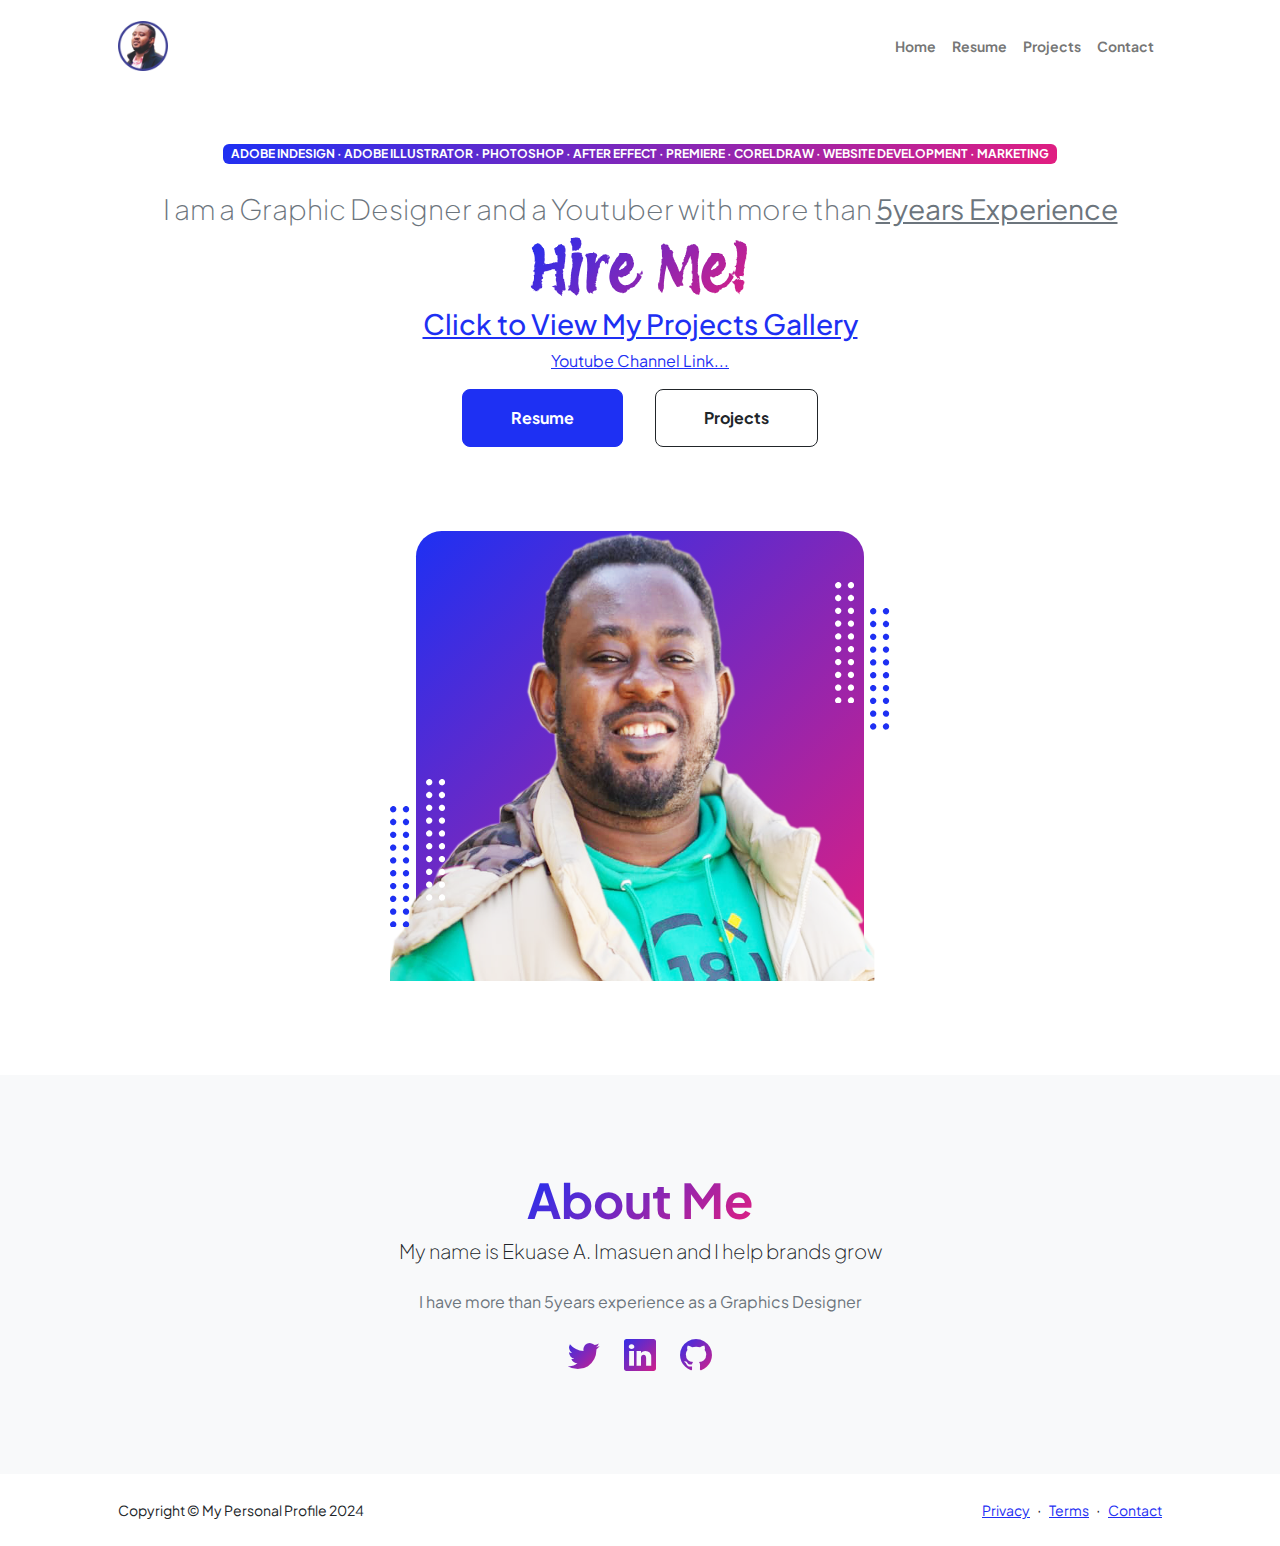
<file: index.html>
<!DOCTYPE html>
<html lang="en">
    <head>
        <meta charset="utf-8" />
        <meta name="viewport" content="width=device-width, initial-scale=1, shrink-to-fit=no" />
        <meta name="description" content="" />
        <meta name="author" content="" />
        <title>My Profile</title>
           <!-- Animate CSS Link -->
           <link rel="stylesheet" href="https://cdnjs.cloudflare.com/ajax/libs/animate.css/4.1.1/animate.min.css" />

           <!-- Google Fonts -->
           <link rel="preconnect" href="https://fonts.googleapis.com">
           <link rel="preconnect" href="https://fonts.gstatic.com" crossorigin>
           <link href="https://fonts.googleapis.com/css2?family=Inter:wght@100;200;300;400;500;600;700;800&family=Protest+Revolution&display=swap" rel="stylesheet">

            <!-- Photo highlight CSS-Glam -->
            <link rel="stylesheet" href="https://cssgram-cssgram.netdna-ssl.com/cssgram.min.css">

           <!-- Favicon-->
        <link rel="icon" type="image/x-icon" href="assets/favicon.png" />
        <!-- Custom Google font-->
        <link rel="preconnect" href="https://fonts.googleapis.com" />
        <link rel="preconnect" href="https://fonts.gstatic.com" crossorigin />
        <link href="https://fonts.googleapis.com/css2?family=Plus+Jakarta+Sans:wght@100;200;300;400;500;600;700;800;900&amp;display=swap" rel="stylesheet" />
        <!-- Bootstrap icons-->
        <link href="https://cdn.jsdelivr.net/npm/bootstrap-icons@1.8.1/font/bootstrap-icons.css" rel="stylesheet" />
        <!-- Core theme CSS (includes Bootstrap)-->
        <link href="css/styles.css" rel="stylesheet" />
       


      


    </head>
    <body class="d-flex flex-column h-100">
        <main class="flex-shrink-0">
            <!-- Navigation-->
            <nav class="navbar navbar-expand-lg navbar-light bg-white py-3">
                <div class="container px-5">
                    <a class="navbar-brand" href="index.html"><span class="fw-bolder text-primary"><img src="assets/favicon.png" height="50" width="50" alt="Logo"/></span></a>
                    <button class="navbar-toggler" type="button" data-bs-toggle="collapse" data-bs-target="#navbarSupportedContent" aria-controls="navbarSupportedContent" aria-expanded="false" aria-label="Toggle navigation"><span class="navbar-toggler-icon"></span></button>
                    <div class="collapse navbar-collapse" id="navbarSupportedContent">
                        <ul class="navbar-nav ms-auto mb-2 mb-lg-0 small fw-bolder">
                            <li class="nav-item"><a class="nav-link" href="index.html">Home</a></li>
                            <li class="nav-item"><a class="nav-link" href="resume.html">Resume</a></li>
                            <li class="nav-item"><a class="nav-link" href="projects.html">Projects</a></li>
                            <li class="nav-item"><a class="nav-link" href="contact.html">Contact</a></li>
                        </ul>
                    </div>
                </div>
            </nav>
            <!-- Header-->
            <header class="py-5">
                <div class="container px-5 pb-5">
                    <div class="row gx-5 align-items-center">
                        <div class="col-xxl-5">
                            <!-- Header text content-->
                            <div class="text-center text-xxl-start">
                                <div class="badge bg-gradient-primary-to-secondary text-white mb-4"><div class="text-uppercase">Adobe InDesign &middot; Adobe Illustrator &middot; Photoshop &middot; After Effect &middot; Premiere &middot; CorelDraw &middot; Website Development &middot; Marketing</div></div>
                                <div class="fs-3 fw-light text-muted">I am a Graphic Designer and a Youtuber with more than <strong><u>5years Experience</u></strong> </div>
                                <h1 class="display-3 fw-bolder mb-5 text-gradient d-inline myFont protest-revolution-regular">Hire Me!</h1>

                                <h3 class="animate__animated animate__shakeY"><a href="Design_projects.html"> Click to View My Projects Gallery</a></h3>
                                <p><a href="https://www.youtube.com/@ekiowafreelancingplatform8187"> Youtube Channel Link...</a></p>
                                <div class="d-grid gap-3 d-sm-flex justify-content-sm-center justify-content-xxl-start mb-3">
                                    <a class="btn btn-primary btn-lg px-5 py-3 me-sm-3 fs-6 fw-bolder" href="resume.html">Resume</a>
                                    <a class="btn btn-outline-dark btn-lg px-5 py-3 fs-6 fw-bolder" href="projects.html">Projects</a>
                                </div>
                            </div>
                        </div>
                        <div class="col-xxl-7">
                            <!-- Header profile picture-->
                            <div class="d-flex justify-content-center mt-1 mt-xxl-0">
                                <div class="profile bg-gradient-primary-to-secondary">
                                    <!-- TIP: For best results, use a photo with a transparent background like the demo example below-->
                                    <!-- Watch a tutorial on how to do this on YouTube (link)-->
                                    <div class="profile-img">
                                    <img class="animate__animated animate__bounceInUp" src="assets/AlbertCEO2.png" height="450" width="500" alt="My_Profile" />
                                    </div>
                                    <div class="dots-1">
                                        <!-- SVG Dots-->
                                        <svg version="1.1" xmlns="http://www.w3.org/2000/svg" xmlns:xlink="http://www.w3.org/1999/xlink" x="0px" y="0px" viewBox="0 0 191.6 1215.4" style="enable-background: new 0 0 191.6 1215.4" xml:space="preserve">
                                            <g transform="translate(0.000000,1280.000000) scale(0.100000,-0.100000)">
                                                <path d="M227.7,12788.6c-105-35-200-141-222-248c-43-206,163-412,369-369c155,32,275,190,260,339c-11,105-90,213-190,262        C383.7,12801.6,289.7,12808.6,227.7,12788.6z"></path>
                                                <path d="M1507.7,12788.6c-151-50-253-216-222-362c25-119,136-230,254-255c194-41,395,142,375,339c-11,105-90,213-190,262        C1663.7,12801.6,1569.7,12808.6,1507.7,12788.6z"></path>
                                                <path d="M227.7,11508.6c-105-35-200-141-222-248c-43-206,163-412,369-369c155,32,275,190,260,339c-11,105-90,213-190,262        C383.7,11521.6,289.7,11528.6,227.7,11508.6z"></path>
                                                <path d="M1507.7,11508.6c-151-50-253-216-222-362c25-119,136-230,254-255c194-41,395,142,375,339c-11,105-90,213-190,262        C1663.7,11521.6,1569.7,11528.6,1507.7,11508.6z"></path>
                                                <path d="M227.7,10228.6c-105-35-200-141-222-248c-43-206,163-412,369-369c155,32,275,190,260,339c-11,105-90,213-190,262        C383.7,10241.6,289.7,10248.6,227.7,10228.6z"></path>
                                                <path d="M1507.7,10228.6c-105-35-200-141-222-248c-43-206,163-412,369-369c155,32,275,190,260,339c-11,105-90,213-190,262        C1663.7,10241.6,1569.7,10248.6,1507.7,10228.6z"></path>
                                                <path d="M227.7,8948.6c-105-35-200-141-222-248c-43-206,163-412,369-369c155,32,275,190,260,339c-11,105-90,213-190,262        C383.7,8961.6,289.7,8968.6,227.7,8948.6z"></path>
                                                <path d="M1507.7,8948.6c-105-35-200-141-222-248c-43-206,163-412,369-369c155,32,275,190,260,339c-11,105-90,213-190,262        C1663.7,8961.6,1569.7,8968.6,1507.7,8948.6z"></path>
                                                <path d="M227.7,7668.6c-105-35-200-141-222-248c-43-206,163-412,369-369c155,32,275,190,260,339c-11,105-90,213-190,262        C383.7,7681.6,289.7,7688.6,227.7,7668.6z"></path>
                                                <path d="M1507.7,7668.6c-105-35-200-141-222-248c-43-206,163-412,369-369c155,32,275,190,260,339c-11,105-90,213-190,262        C1663.7,7681.6,1569.7,7688.6,1507.7,7668.6z"></path>
                                                <path d="M227.7,6388.6c-105-35-200-141-222-248c-43-206,163-412,369-369c155,32,275,190,260,339c-11,105-90,213-190,262        C383.7,6401.6,289.7,6408.6,227.7,6388.6z"></path>
                                                <path d="M1507.7,6388.6c-105-35-200-141-222-248c-43-206,163-412,369-369c155,32,275,190,260,339c-11,105-90,213-190,262        C1663.7,6401.6,1569.7,6408.6,1507.7,6388.6z"></path>
                                                <path d="M227.7,5108.6c-105-35-200-141-222-248c-43-206,163-412,369-369c155,32,275,190,260,339c-11,105-90,213-190,262        C383.7,5121.6,289.7,5128.6,227.7,5108.6z"></path>
                                                <path d="M1507.7,5108.6c-105-35-200-141-222-248c-43-206,163-412,369-369c155,32,275,190,260,339c-11,105-90,213-190,262        C1663.7,5121.6,1569.7,5128.6,1507.7,5108.6z"></path>
                                                <path d="M227.7,3828.6c-105-35-200-141-222-248c-43-206,163-412,369-369c155,32,275,190,260,339c-11,105-90,213-190,262        C383.7,3841.6,289.7,3848.6,227.7,3828.6z"></path>
                                                <path d="M1507.7,3828.6c-105-35-200-141-222-248c-43-206,163-412,369-369c155,32,275,190,260,339c-11,105-90,213-190,262        C1663.7,3841.6,1569.7,3848.6,1507.7,3828.6z"></path>
                                                <path d="M227.7,2548.6c-105-35-200-141-222-248c-43-206,163-412,369-369c155,32,275,190,260,339c-11,105-90,213-190,262        C383.7,2561.6,289.7,2568.6,227.7,2548.6z"></path>
                                                <path d="M1507.7,2548.6c-105-35-200-141-222-248c-43-206,163-412,369-369c155,32,275,190,260,339c-11,105-90,213-190,262        C1663.7,2561.6,1569.7,2568.6,1507.7,2548.6z"></path>
                                                <path d="M227.7,1268.6c-105-35-200-141-222-248c-43-206,163-412,369-369c155,32,275,190,260,339c-11,105-90,213-190,262        C383.7,1281.6,289.7,1288.6,227.7,1268.6z"></path>
                                                <path d="M1507.7,1268.6c-105-35-200-141-222-248c-43-206,163-412,369-369c155,32,275,190,260,339c-11,105-90,213-190,262        C1663.7,1281.6,1569.7,1288.6,1507.7,1268.6z"></path>
                                            </g>
                                        </svg>
                                        <!-- END of SVG dots-->
                                    </div>
                                    <div class="dots-2">
                                        <!-- SVG Dots-->
                                        <svg version="1.1" xmlns="http://www.w3.org/2000/svg" xmlns:xlink="http://www.w3.org/1999/xlink" x="0px" y="0px" viewBox="0 0 191.6 1215.4" style="enable-background: new 0 0 191.6 1215.4" xml:space="preserve">
                                            <g transform="translate(0.000000,1280.000000) scale(0.100000,-0.100000)">
                                                <path d="M227.7,12788.6c-105-35-200-141-222-248c-43-206,163-412,369-369c155,32,275,190,260,339c-11,105-90,213-190,262        C383.7,12801.6,289.7,12808.6,227.7,12788.6z"></path>
                                                <path d="M1507.7,12788.6c-151-50-253-216-222-362c25-119,136-230,254-255c194-41,395,142,375,339c-11,105-90,213-190,262        C1663.7,12801.6,1569.7,12808.6,1507.7,12788.6z"></path>
                                                <path d="M227.7,11508.6c-105-35-200-141-222-248c-43-206,163-412,369-369c155,32,275,190,260,339c-11,105-90,213-190,262        C383.7,11521.6,289.7,11528.6,227.7,11508.6z"></path>
                                                <path d="M1507.7,11508.6c-151-50-253-216-222-362c25-119,136-230,254-255c194-41,395,142,375,339c-11,105-90,213-190,262        C1663.7,11521.6,1569.7,11528.6,1507.7,11508.6z"></path>
                                                <path d="M227.7,10228.6c-105-35-200-141-222-248c-43-206,163-412,369-369c155,32,275,190,260,339c-11,105-90,213-190,262        C383.7,10241.6,289.7,10248.6,227.7,10228.6z"></path>
                                                <path d="M1507.7,10228.6c-105-35-200-141-222-248c-43-206,163-412,369-369c155,32,275,190,260,339c-11,105-90,213-190,262        C1663.7,10241.6,1569.7,10248.6,1507.7,10228.6z"></path>
                                                <path d="M227.7,8948.6c-105-35-200-141-222-248c-43-206,163-412,369-369c155,32,275,190,260,339c-11,105-90,213-190,262        C383.7,8961.6,289.7,8968.6,227.7,8948.6z"></path>
                                                <path d="M1507.7,8948.6c-105-35-200-141-222-248c-43-206,163-412,369-369c155,32,275,190,260,339c-11,105-90,213-190,262        C1663.7,8961.6,1569.7,8968.6,1507.7,8948.6z"></path>
                                                <path d="M227.7,7668.6c-105-35-200-141-222-248c-43-206,163-412,369-369c155,32,275,190,260,339c-11,105-90,213-190,262        C383.7,7681.6,289.7,7688.6,227.7,7668.6z"></path>
                                                <path d="M1507.7,7668.6c-105-35-200-141-222-248c-43-206,163-412,369-369c155,32,275,190,260,339c-11,105-90,213-190,262        C1663.7,7681.6,1569.7,7688.6,1507.7,7668.6z"></path>
                                                <path d="M227.7,6388.6c-105-35-200-141-222-248c-43-206,163-412,369-369c155,32,275,190,260,339c-11,105-90,213-190,262        C383.7,6401.6,289.7,6408.6,227.7,6388.6z"></path>
                                                <path d="M1507.7,6388.6c-105-35-200-141-222-248c-43-206,163-412,369-369c155,32,275,190,260,339c-11,105-90,213-190,262        C1663.7,6401.6,1569.7,6408.6,1507.7,6388.6z"></path>
                                                <path d="M227.7,5108.6c-105-35-200-141-222-248c-43-206,163-412,369-369c155,32,275,190,260,339c-11,105-90,213-190,262        C383.7,5121.6,289.7,5128.6,227.7,5108.6z"></path>
                                                <path d="M1507.7,5108.6c-105-35-200-141-222-248c-43-206,163-412,369-369c155,32,275,190,260,339c-11,105-90,213-190,262        C1663.7,5121.6,1569.7,5128.6,1507.7,5108.6z"></path>
                                                <path d="M227.7,3828.6c-105-35-200-141-222-248c-43-206,163-412,369-369c155,32,275,190,260,339c-11,105-90,213-190,262        C383.7,3841.6,289.7,3848.6,227.7,3828.6z"></path>
                                                <path d="M1507.7,3828.6c-105-35-200-141-222-248c-43-206,163-412,369-369c155,32,275,190,260,339c-11,105-90,213-190,262        C1663.7,3841.6,1569.7,3848.6,1507.7,3828.6z"></path>
                                                <path d="M227.7,2548.6c-105-35-200-141-222-248c-43-206,163-412,369-369c155,32,275,190,260,339c-11,105-90,213-190,262        C383.7,2561.6,289.7,2568.6,227.7,2548.6z"></path>
                                                <path d="M1507.7,2548.6c-105-35-200-141-222-248c-43-206,163-412,369-369c155,32,275,190,260,339c-11,105-90,213-190,262        C1663.7,2561.6,1569.7,2568.6,1507.7,2548.6z"></path>
                                                <path d="M227.7,1268.6c-105-35-200-141-222-248c-43-206,163-412,369-369c155,32,275,190,260,339c-11,105-90,213-190,262        C383.7,1281.6,289.7,1288.6,227.7,1268.6z"></path>
                                                <path d="M1507.7,1268.6c-105-35-200-141-222-248c-43-206,163-412,369-369c155,32,275,190,260,339c-11,105-90,213-190,262        C1663.7,1281.6,1569.7,1288.6,1507.7,1268.6z"></path>
                                            </g>
                                        </svg>
                                        <!-- END of SVG dots-->
                                    </div>
                                    <div class="dots-3">
                                        <!-- SVG Dots-->
                                        <svg version="1.1" xmlns="http://www.w3.org/2000/svg" xmlns:xlink="http://www.w3.org/1999/xlink" x="0px" y="0px" viewBox="0 0 191.6 1215.4" style="enable-background: new 0 0 191.6 1215.4" xml:space="preserve">
                                            <g transform="translate(0.000000,1280.000000) scale(0.100000,-0.100000)">
                                                <path d="M227.7,12788.6c-105-35-200-141-222-248c-43-206,163-412,369-369c155,32,275,190,260,339c-11,105-90,213-190,262        C383.7,12801.6,289.7,12808.6,227.7,12788.6z"></path>
                                                <path d="M1507.7,12788.6c-151-50-253-216-222-362c25-119,136-230,254-255c194-41,395,142,375,339c-11,105-90,213-190,262        C1663.7,12801.6,1569.7,12808.6,1507.7,12788.6z"></path>
                                                <path d="M227.7,11508.6c-105-35-200-141-222-248c-43-206,163-412,369-369c155,32,275,190,260,339c-11,105-90,213-190,262        C383.7,11521.6,289.7,11528.6,227.7,11508.6z"></path>
                                                <path d="M1507.7,11508.6c-151-50-253-216-222-362c25-119,136-230,254-255c194-41,395,142,375,339c-11,105-90,213-190,262        C1663.7,11521.6,1569.7,11528.6,1507.7,11508.6z"></path>
                                                <path d="M227.7,10228.6c-105-35-200-141-222-248c-43-206,163-412,369-369c155,32,275,190,260,339c-11,105-90,213-190,262        C383.7,10241.6,289.7,10248.6,227.7,10228.6z"></path>
                                                <path d="M1507.7,10228.6c-105-35-200-141-222-248c-43-206,163-412,369-369c155,32,275,190,260,339c-11,105-90,213-190,262        C1663.7,10241.6,1569.7,10248.6,1507.7,10228.6z"></path>
                                                <path d="M227.7,8948.6c-105-35-200-141-222-248c-43-206,163-412,369-369c155,32,275,190,260,339c-11,105-90,213-190,262        C383.7,8961.6,289.7,8968.6,227.7,8948.6z"></path>
                                                <path d="M1507.7,8948.6c-105-35-200-141-222-248c-43-206,163-412,369-369c155,32,275,190,260,339c-11,105-90,213-190,262        C1663.7,8961.6,1569.7,8968.6,1507.7,8948.6z"></path>
                                                <path d="M227.7,7668.6c-105-35-200-141-222-248c-43-206,163-412,369-369c155,32,275,190,260,339c-11,105-90,213-190,262        C383.7,7681.6,289.7,7688.6,227.7,7668.6z"></path>
                                                <path d="M1507.7,7668.6c-105-35-200-141-222-248c-43-206,163-412,369-369c155,32,275,190,260,339c-11,105-90,213-190,262        C1663.7,7681.6,1569.7,7688.6,1507.7,7668.6z"></path>
                                                <path d="M227.7,6388.6c-105-35-200-141-222-248c-43-206,163-412,369-369c155,32,275,190,260,339c-11,105-90,213-190,262        C383.7,6401.6,289.7,6408.6,227.7,6388.6z"></path>
                                                <path d="M1507.7,6388.6c-105-35-200-141-222-248c-43-206,163-412,369-369c155,32,275,190,260,339c-11,105-90,213-190,262        C1663.7,6401.6,1569.7,6408.6,1507.7,6388.6z"></path>
                                                <path d="M227.7,5108.6c-105-35-200-141-222-248c-43-206,163-412,369-369c155,32,275,190,260,339c-11,105-90,213-190,262        C383.7,5121.6,289.7,5128.6,227.7,5108.6z"></path>
                                                <path d="M1507.7,5108.6c-105-35-200-141-222-248c-43-206,163-412,369-369c155,32,275,190,260,339c-11,105-90,213-190,262        C1663.7,5121.6,1569.7,5128.6,1507.7,5108.6z"></path>
                                                <path d="M227.7,3828.6c-105-35-200-141-222-248c-43-206,163-412,369-369c155,32,275,190,260,339c-11,105-90,213-190,262        C383.7,3841.6,289.7,3848.6,227.7,3828.6z"></path>
                                                <path d="M1507.7,3828.6c-105-35-200-141-222-248c-43-206,163-412,369-369c155,32,275,190,260,339c-11,105-90,213-190,262        C1663.7,3841.6,1569.7,3848.6,1507.7,3828.6z"></path>
                                                <path d="M227.7,2548.6c-105-35-200-141-222-248c-43-206,163-412,369-369c155,32,275,190,260,339c-11,105-90,213-190,262        C383.7,2561.6,289.7,2568.6,227.7,2548.6z"></path>
                                                <path d="M1507.7,2548.6c-105-35-200-141-222-248c-43-206,163-412,369-369c155,32,275,190,260,339c-11,105-90,213-190,262        C1663.7,2561.6,1569.7,2568.6,1507.7,2548.6z"></path>
                                                <path d="M227.7,1268.6c-105-35-200-141-222-248c-43-206,163-412,369-369c155,32,275,190,260,339c-11,105-90,213-190,262        C383.7,1281.6,289.7,1288.6,227.7,1268.6z"></path>
                                                <path d="M1507.7,1268.6c-105-35-200-141-222-248c-43-206,163-412,369-369c155,32,275,190,260,339c-11,105-90,213-190,262        C1663.7,1281.6,1569.7,1288.6,1507.7,1268.6z"></path>
                                            </g>
                                        </svg>
                                        <!-- END of SVG dots-->
                                    </div>
                                    <div class="dots-4">
                                        <!-- SVG Dots-->
                                        <svg version="1.1" xmlns="http://www.w3.org/2000/svg" xmlns:xlink="http://www.w3.org/1999/xlink" x="0px" y="0px" viewBox="0 0 191.6 1215.4" style="enable-background: new 0 0 191.6 1215.4" xml:space="preserve">
                                            <g transform="translate(0.000000,1280.000000) scale(0.100000,-0.100000)">
                                                <path d="M227.7,12788.6c-105-35-200-141-222-248c-43-206,163-412,369-369c155,32,275,190,260,339c-11,105-90,213-190,262        C383.7,12801.6,289.7,12808.6,227.7,12788.6z"></path>
                                                <path d="M1507.7,12788.6c-151-50-253-216-222-362c25-119,136-230,254-255c194-41,395,142,375,339c-11,105-90,213-190,262        C1663.7,12801.6,1569.7,12808.6,1507.7,12788.6z"></path>
                                                <path d="M227.7,11508.6c-105-35-200-141-222-248c-43-206,163-412,369-369c155,32,275,190,260,339c-11,105-90,213-190,262        C383.7,11521.6,289.7,11528.6,227.7,11508.6z"></path>
                                                <path d="M1507.7,11508.6c-151-50-253-216-222-362c25-119,136-230,254-255c194-41,395,142,375,339c-11,105-90,213-190,262        C1663.7,11521.6,1569.7,11528.6,1507.7,11508.6z"></path>
                                                <path d="M227.7,10228.6c-105-35-200-141-222-248c-43-206,163-412,369-369c155,32,275,190,260,339c-11,105-90,213-190,262        C383.7,10241.6,289.7,10248.6,227.7,10228.6z"></path>
                                                <path d="M1507.7,10228.6c-105-35-200-141-222-248c-43-206,163-412,369-369c155,32,275,190,260,339c-11,105-90,213-190,262        C1663.7,10241.6,1569.7,10248.6,1507.7,10228.6z"></path>
                                                <path d="M227.7,8948.6c-105-35-200-141-222-248c-43-206,163-412,369-369c155,32,275,190,260,339c-11,105-90,213-190,262        C383.7,8961.6,289.7,8968.6,227.7,8948.6z"></path>
                                                <path d="M1507.7,8948.6c-105-35-200-141-222-248c-43-206,163-412,369-369c155,32,275,190,260,339c-11,105-90,213-190,262        C1663.7,8961.6,1569.7,8968.6,1507.7,8948.6z"></path>
                                                <path d="M227.7,7668.6c-105-35-200-141-222-248c-43-206,163-412,369-369c155,32,275,190,260,339c-11,105-90,213-190,262        C383.7,7681.6,289.7,7688.6,227.7,7668.6z"></path>
                                                <path d="M1507.7,7668.6c-105-35-200-141-222-248c-43-206,163-412,369-369c155,32,275,190,260,339c-11,105-90,213-190,262        C1663.7,7681.6,1569.7,7688.6,1507.7,7668.6z"></path>
                                                <path d="M227.7,6388.6c-105-35-200-141-222-248c-43-206,163-412,369-369c155,32,275,190,260,339c-11,105-90,213-190,262        C383.7,6401.6,289.7,6408.6,227.7,6388.6z"></path>
                                                <path d="M1507.7,6388.6c-105-35-200-141-222-248c-43-206,163-412,369-369c155,32,275,190,260,339c-11,105-90,213-190,262        C1663.7,6401.6,1569.7,6408.6,1507.7,6388.6z"></path>
                                                <path d="M227.7,5108.6c-105-35-200-141-222-248c-43-206,163-412,369-369c155,32,275,190,260,339c-11,105-90,213-190,262        C383.7,5121.6,289.7,5128.6,227.7,5108.6z"></path>
                                                <path d="M1507.7,5108.6c-105-35-200-141-222-248c-43-206,163-412,369-369c155,32,275,190,260,339c-11,105-90,213-190,262        C1663.7,5121.6,1569.7,5128.6,1507.7,5108.6z"></path>
                                                <path d="M227.7,3828.6c-105-35-200-141-222-248c-43-206,163-412,369-369c155,32,275,190,260,339c-11,105-90,213-190,262        C383.7,3841.6,289.7,3848.6,227.7,3828.6z"></path>
                                                <path d="M1507.7,3828.6c-105-35-200-141-222-248c-43-206,163-412,369-369c155,32,275,190,260,339c-11,105-90,213-190,262        C1663.7,3841.6,1569.7,3848.6,1507.7,3828.6z"></path>
                                                <path d="M227.7,2548.6c-105-35-200-141-222-248c-43-206,163-412,369-369c155,32,275,190,260,339c-11,105-90,213-190,262        C383.7,2561.6,289.7,2568.6,227.7,2548.6z"></path>
                                                <path d="M1507.7,2548.6c-105-35-200-141-222-248c-43-206,163-412,369-369c155,32,275,190,260,339c-11,105-90,213-190,262        C1663.7,2561.6,1569.7,2568.6,1507.7,2548.6z"></path>
                                                <path d="M227.7,1268.6c-105-35-200-141-222-248c-43-206,163-412,369-369c155,32,275,190,260,339c-11,105-90,213-190,262        C383.7,1281.6,289.7,1288.6,227.7,1268.6z"></path>
                                                <path d="M1507.7,1268.6c-105-35-200-141-222-248c-43-206,163-412,369-369c155,32,275,190,260,339c-11,105-90,213-190,262        C1663.7,1281.6,1569.7,1288.6,1507.7,1268.6z"></path>
                                            </g>
                                        </svg>
                                        <!-- END of SVG dots-->
                                    </div>
                                </div>
                            </div>
                        </div>
                    </div>
                </div>
            </header>
            <!-- About Section-->
            <section class="bg-light py-5">
                <div class="container px-5">
                    <div class="row gx-5 justify-content-center">
                        <div class="col-xxl-8">
                            <div class="text-center my-5">
                                <h2 class="display-5 fw-bolder"><span class="text-gradient d-inline">About Me</span></h2>
                                <p class="lead fw-light mb-4">My name is Ekuase A. Imasuen and I help brands grow</p>
                                <p class="text-muted">I have more than 5years experience as a Graphics Designer</p>
                                <div class="d-flex justify-content-center fs-2 gap-4">
                                    <a class="text-gradient" href="https://twitter.com/AlbertImasuen"><i class="bi bi-twitter"></i></a>
                                    <a class="text-gradient" href="linkedin.com/in/ekuase-imasuen"><i class="bi bi-linkedin"></i></a>
                                    <a class="text-gradient" href="https://github.com/AlbertCEO"><i class="bi bi-github"></i></a>
                                </div>
                              
                            </div>
                        </div>
                    </div>
                </div>
            </section>
        </main>
        <!-- Footer-->
        <footer class="bg-white py-4 mt-auto">
            <div class="container px-5">
                <div class="row align-items-center justify-content-between flex-column flex-sm-row">
                    <div class="col-auto"><div class="small m-0">Copyright &copy; My Personal Profile 2024</div></div>
                    <div class="col-auto">
                        <a class="small" href="#!">Privacy</a>
                        <span class="mx-1">&middot;</span>
                        <a class="small" href="#!">Terms</a>
                        <span class="mx-1">&middot;</span>
                        <a class="small" href="#!">Contact</a>
                    </div>
                </div>
            </div>
        </footer>
        <!-- Bootstrap core JS-->
        <script src="https://cdn.jsdelivr.net/npm/bootstrap@5.2.3/dist/js/bootstrap.bundle.min.js"></script>
        <!-- Core theme JS-->
        <script src="js/scripts.js"></script>
    </body>
</html>
</file>
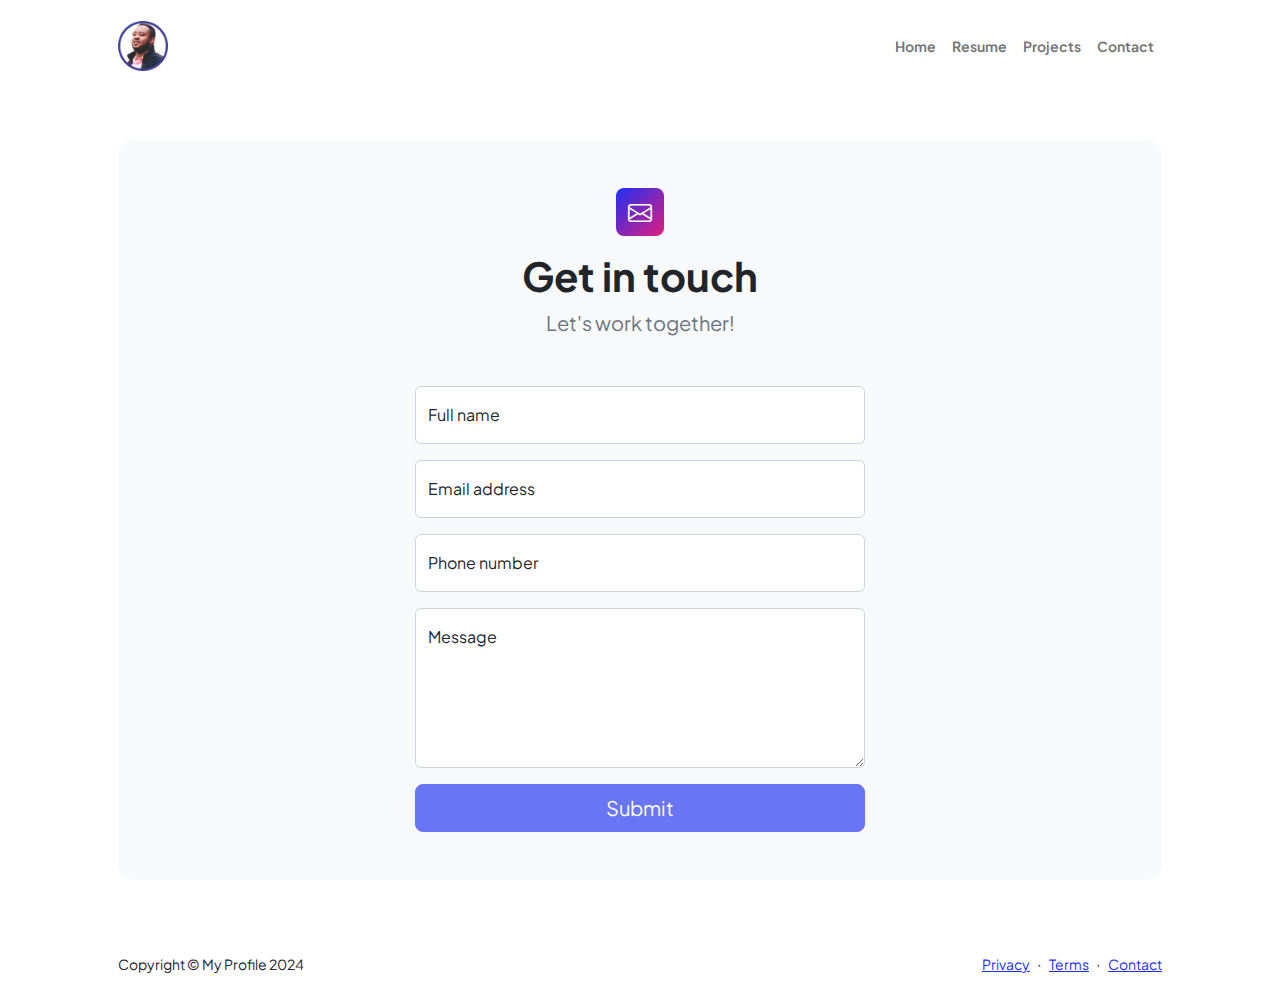
<file: contact.html>
<!DOCTYPE html>
<html lang="en">
    <head>
        <meta charset="utf-8" />
        <meta name="viewport" content="width=device-width, initial-scale=1, shrink-to-fit=no" />
        <meta name="description" content />
        <meta name="author" content />
        <title>Modern Business - Start Bootstrap Template</title>
        <!-- Favicon-->
        <link rel="icon" type="image/x-icon" href="assets/favicon.png" />
        <!-- Custom Google font-->
        <link rel="preconnect" href="https://fonts.googleapis.com" />
        <link rel="preconnect" href="https://fonts.gstatic.com" crossorigin />
        <link href="https://fonts.googleapis.com/css2?family=Plus+Jakarta+Sans:wght@100;200;300;400;500;600;700;800;900&amp;display=swap" rel="stylesheet" />
        <!-- Bootstrap icons-->
        <link href="https://cdn.jsdelivr.net/npm/bootstrap-icons@1.8.1/font/bootstrap-icons.css" rel="stylesheet" />
        <!-- Core theme CSS (includes Bootstrap)-->
        <link href="css/styles.css" rel="stylesheet" />
    </head>
    <body class="d-flex flex-column">
        <main class="flex-shrink-0">
            <!-- Navigation-->
            <nav class="navbar navbar-expand-lg navbar-light bg-white py-3">
                <div class="container px-5">
                    <a class="navbar-brand" href="index.html"><span class="fw-bolder text-primary"><img src="assets/favicon.png" height="50" width="50" alt="Logo"/></span></a>
                    <button class="navbar-toggler" type="button" data-bs-toggle="collapse" data-bs-target="#navbarSupportedContent" aria-controls="navbarSupportedContent" aria-expanded="false" aria-label="Toggle navigation"><span class="navbar-toggler-icon"></span></button>
                    <div class="collapse navbar-collapse" id="navbarSupportedContent">
                        <ul class="navbar-nav ms-auto mb-2 mb-lg-0 small fw-bolder">
                            <li class="nav-item"><a class="nav-link" href="index.html">Home</a></li>
                            <li class="nav-item"><a class="nav-link" href="resume.html">Resume</a></li>
                            <li class="nav-item"><a class="nav-link" href="projects.html">Projects</a></li>
                            <li class="nav-item"><a class="nav-link" href="contact.html">Contact</a></li>
                        </ul>
                    </div>
                </div>
            </nav>
            <!-- Page content-->
            <section class="py-5">
                <div class="container px-5">
                    <!-- Contact form-->
                    <div class="bg-light rounded-4 py-5 px-4 px-md-5">
                        <div class="text-center mb-5">
                            <div class="feature bg-primary bg-gradient-primary-to-secondary text-white rounded-3 mb-3"><i class="bi bi-envelope"></i></div>
                            <h1 class="fw-bolder">Get in touch</h1>
                            <p class="lead fw-normal text-muted mb-0">Let's work together!</p>
                        </div>
                        <div class="row gx-5 justify-content-center">
                            <div class="col-lg-8 col-xl-6">
                                <!-- * * * * * * * * * * * * * * *-->
                                <!-- * * SB Forms Contact Form * *-->
                                <!-- * * * * * * * * * * * * * * *-->
                                <!-- This form is pre-integrated with SB Forms.-->
                                <!-- To make this form functional, sign up at-->
                                <!-- https://startbootstrap.com/solution/contact-forms-->
                                <!-- to get an API token!-->
                                <form id="contactForm" data-sb-form-api-token="API_TOKEN">
                                    <!-- Name input-->
                                    <div class="form-floating mb-3">
                                        <input class="form-control" id="name" type="text" placeholder="Enter your name..." data-sb-validations="required" />
                                        <label for="name">Full name</label>
                                        <div class="invalid-feedback" data-sb-feedback="name:required">A name is required.</div>
                                    </div>
                                    <!-- Email address input-->
                                    <div class="form-floating mb-3">
                                        <input class="form-control" id="email" type="email" placeholder="name@example.com" data-sb-validations="required,email" />
                                        <label for="email">Email address</label>
                                        <div class="invalid-feedback" data-sb-feedback="email:required">An email is required.</div>
                                        <div class="invalid-feedback" data-sb-feedback="email:email">Email is not valid.</div>
                                    </div>
                                    <!-- Phone number input-->
                                    <div class="form-floating mb-3">
                                        <input class="form-control" id="phone" type="tel" placeholder="(123) 456-7890" data-sb-validations="required" />
                                        <label for="phone">Phone number</label>
                                        <div class="invalid-feedback" data-sb-feedback="phone:required">A phone number is required.</div>
                                    </div>
                                    <!-- Message input-->
                                    <div class="form-floating mb-3">
                                        <textarea class="form-control" id="message" type="text" placeholder="Enter your message here..." style="height: 10rem" data-sb-validations="required"></textarea>
                                        <label for="message">Message</label>
                                        <div class="invalid-feedback" data-sb-feedback="message:required">A message is required.</div>
                                    </div>
                                    <!-- Submit success message-->
                                    <!---->
                                    <!-- This is what your users will see when the form-->
                                    <!-- has successfully submitted-->
                                    <div class="d-none" id="submitSuccessMessage">
                                        <div class="text-center mb-3">
                                            <div class="fw-bolder">Form submission successful!</div>
                                            To activate this form, sign up at
                                            <br />
                                            <a href="https://startbootstrap.com/solution/contact-forms">https://startbootstrap.com/solution/contact-forms</a>
                                        </div>
                                    </div>
                                    <!-- Submit error message-->
                                    <!---->
                                    <!-- This is what your users will see when there is-->
                                    <!-- an error submitting the form-->
                                    <div class="d-none" id="submitErrorMessage"><div class="text-center text-danger mb-3">Error sending message!</div></div>
                                    <!-- Submit Button-->
                                    <div class="d-grid"><button class="btn btn-primary btn-lg disabled" id="submitButton" type="submit">Submit</button></div>
                                </form>
                            </div>
                        </div>
                    </div>
                </div>
            </section>
        </main>
        <!-- Footer-->
        <footer class="bg-white py-4 mt-auto">
            <div class="container px-5">
                <div class="row align-items-center justify-content-between flex-column flex-sm-row">
                    <div class="col-auto"><div class="small m-0">Copyright &copy; My Profile 2024</div></div>
                    <div class="col-auto">
                        <a class="small" href="#!">Privacy</a>
                        <span class="mx-1">&middot;</span>
                        <a class="small" href="#!">Terms</a>
                        <span class="mx-1">&middot;</span>
                        <a class="small" href="#!">Contact</a>
                    </div>
                </div>
            </div>
        </footer>
        <!-- Bootstrap core JS-->
        <script src="https://cdn.jsdelivr.net/npm/bootstrap@5.2.3/dist/js/bootstrap.bundle.min.js"></script>
        <!-- Core theme JS-->
        <script src="js/scripts.js"></script>
        <!-- * * * * * * * * * * * * * * * * * * * * * * * * * * * * * * * * * * * * * * * *-->
        <!-- * *                               SB Forms JS                               * *-->
        <!-- * * Activate your form at https://startbootstrap.com/solution/contact-forms * *-->
        <!-- * * * * * * * * * * * * * * * * * * * * * * * * * * * * * * * * * * * * * * * *-->
        <script src="https://cdn.startbootstrap.com/sb-forms-latest.js"></script>
    </body>
</html>
</file>
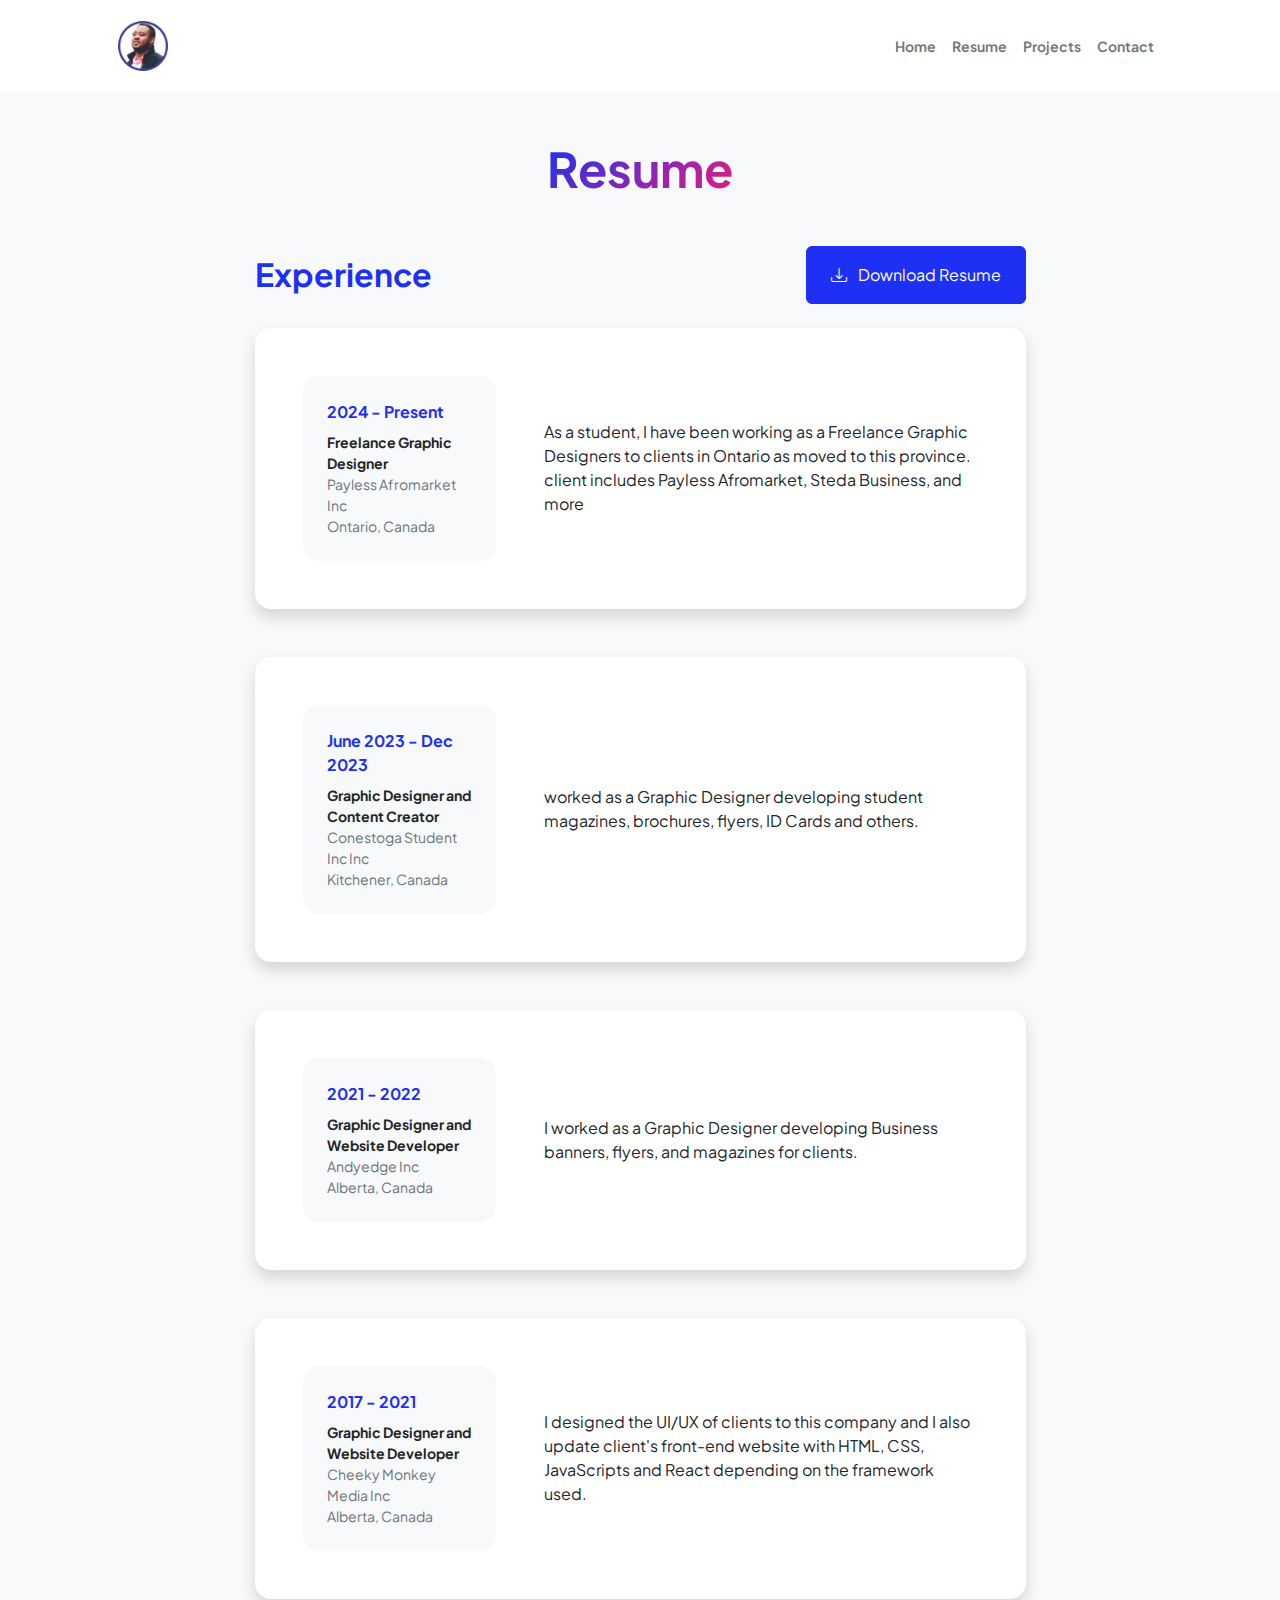
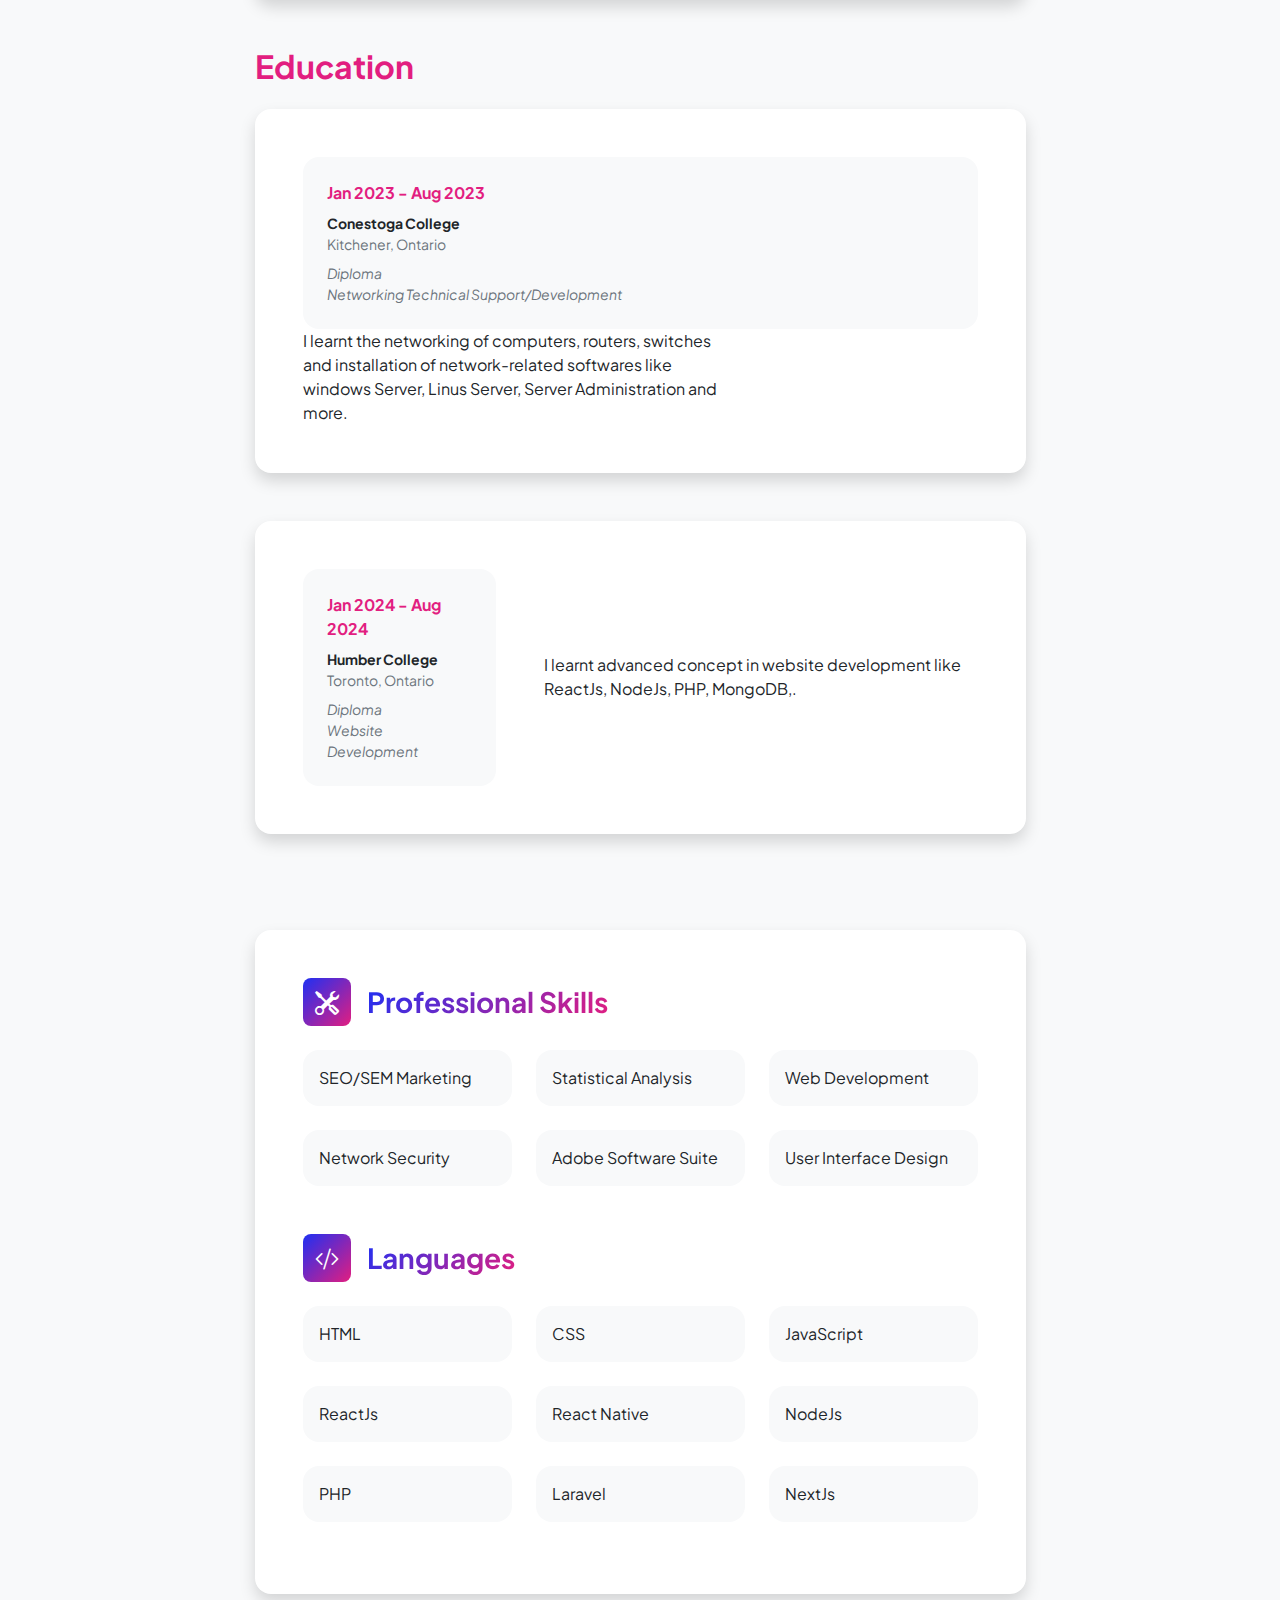
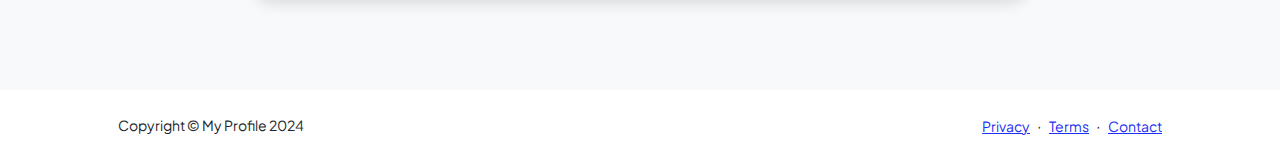
<file: resume.html>
<!DOCTYPE html>
<html lang="en">
    <head>
        <meta charset="utf-8" />
        <meta name="viewport" content="width=device-width, initial-scale=1, shrink-to-fit=no" />
        <meta name="description" content="" />
        <meta name="author" content="" />
        <title>My Resume</title>
        <!-- Favicon-->
        <link rel="icon" type="image/x-icon" href="assets/favicon.png" />
        <!-- Custom Google font-->
        <link rel="preconnect" href="https://fonts.googleapis.com" />
        <link rel="preconnect" href="https://fonts.gstatic.com" crossorigin />
        <link href="https://fonts.googleapis.com/css2?family=Plus+Jakarta+Sans:wght@100;200;300;400;500;600;700;800;900&amp;display=swap" rel="stylesheet" />
        <!-- Bootstrap icons-->
        <link href="https://cdn.jsdelivr.net/npm/bootstrap-icons@1.8.1/font/bootstrap-icons.css" rel="stylesheet" />
        <!-- Core theme CSS (includes Bootstrap)-->
        <link href="css/styles.css" rel="stylesheet" />
    </head>
    <body class="d-flex flex-column h-100 bg-light">
        <main class="flex-shrink-0">
            <!-- Navigation-->
            <nav class="navbar navbar-expand-lg navbar-light bg-white py-3">
                <div class="container px-5">
                    <a class="navbar-brand" href="index.html"><span class="fw-bolder text-primary"><img src="assets/favicon.png" height="50" width="50" alt="Logo"/></span></a>
                    <button class="navbar-toggler" type="button" data-bs-toggle="collapse" data-bs-target="#navbarSupportedContent" aria-controls="navbarSupportedContent" aria-expanded="false" aria-label="Toggle navigation"><span class="navbar-toggler-icon"></span></button>
                    <div class="collapse navbar-collapse" id="navbarSupportedContent">
                        <ul class="navbar-nav ms-auto mb-2 mb-lg-0 small fw-bolder">
                            <li class="nav-item"><a class="nav-link" href="index.html">Home</a></li>
                            <li class="nav-item"><a class="nav-link" href="resume.html">Resume</a></li>
                            <li class="nav-item"><a class="nav-link" href="projects.html">Projects</a></li>
                            <li class="nav-item"><a class="nav-link" href="contact.html">Contact</a></li>
                        </ul>
                    </div>
                </div>
            </nav>
            <!-- Page Content-->
            <div class="container px-5 my-5">
                <div class="text-center mb-5">
                    <h1 class="display-5 fw-bolder mb-0"><span class="text-gradient d-inline">Resume</span></h1>
                </div>
                <div class="row gx-5 justify-content-center">
                    <div class="col-lg-11 col-xl-9 col-xxl-8">
                        <!-- Experience Section-->
                        <section>
                            <div class="d-flex align-items-center justify-content-between mb-4">
                                <h2 class="text-primary fw-bolder mb-0">Experience</h2>
                                <!-- Download resume button-->
                                <!-- Note: Set the link href target to a PDF file within your project-->
                                <a class="btn btn-primary px-4 py-3" href="assets/CV Ekuase Imasuen Graphics Design Wortley.pdf">
                                    <div class="d-inline-block bi bi-download me-2"></div>
                                    Download Resume
                                </a>
                            </div>
                            <!-- Experience Card 1-->
                            <div class="card shadow border-0 rounded-4 mb-5">
                                <div class="card-body p-5">
                                    <div class="row align-items-center gx-5">
                                        <div class="col text-center text-lg-start mb-4 mb-lg-0">
                                            <div class="bg-light p-4 rounded-4">
                                                <div class="text-primary fw-bolder mb-2">2024 - Present</div>
                                                <div class="small fw-bolder">Freelance Graphic Designer</div>
                                                <div class="small text-muted">Payless Afromarket Inc</div>
                                                <div class="small text-muted">Ontario, Canada</div>
                                            </div>
                                        </div>
                                        <div class="col-lg-8"><div>As a student, I have been working as a Freelance Graphic Designers to clients in Ontario as moved to this province. client includes Payless Afromarket, Steda Business, and more</div></div>
                                    </div>
                                </div>
                            </div>
                            <!-- Card Two -->
                            <div class="card shadow border-0 rounded-4 mb-5">
                                <div class="card-body p-5">
                                    <div class="row align-items-center gx-5">
                                        <div class="col text-center text-lg-start mb-4 mb-lg-0">
                                            <div class="bg-light p-4 rounded-4">
                                                <div class="text-primary fw-bolder mb-2">June 2023 - Dec 2023</div>
                                                <div class="small fw-bolder">Graphic Designer and Content Creator</div>
                                                <div class="small text-muted">Conestoga Student Inc Inc</div>
                                                <div class="small text-muted">Kitchener, Canada</div>
                                            </div>
                                        </div>
                                        <div class="col-lg-8"><div>worked as a Graphic Designer developing student magazines, brochures, flyers, ID Cards and others.</div></div>
                                    </div>
                                </div>
                            </div>
                            <div class="card shadow border-0 rounded-4 mb-5">
                                <div class="card-body p-5">
                                    <div class="row align-items-center gx-5">
                                        <div class="col text-center text-lg-start mb-4 mb-lg-0">
                                            <div class="bg-light p-4 rounded-4">
                                                <div class="text-primary fw-bolder mb-2">2021 - 2022</div>
                                                <div class="small fw-bolder">Graphic Designer and Website Developer</div>
                                                <div class="small text-muted">Andyedge Inc</div>
                                                <div class="small text-muted">Alberta, Canada</div>
                                            </div>
                                        </div>
                                        <div class="col-lg-8"><div>I worked as a Graphic Designer developing Business banners, flyers, and magazines for clients.</div></div>
                                    </div>
                                </div>
                            </div>
                            <!-- Experience Card 2-->
                            <div class="card shadow border-0 rounded-4 mb-5">
                                <div class="card-body p-5">
                                    <div class="row align-items-center gx-5">
                                        <div class="col text-center text-lg-start mb-4 mb-lg-0">
                                            <div class="bg-light p-4 rounded-4">
                                                <div class="text-primary fw-bolder mb-2">2017 - 2021</div>
                                                <div class="small fw-bolder">Graphic Designer and Website Developer</div>
                                                <div class="small text-muted">Cheeky Monkey Media Inc</div>
                                                <div class="small text-muted">Alberta, Canada</div>
                                            </div>
                                        </div>
                                        <div class="col-lg-8"><div>I designed the UI/UX of clients to this company and I also update client's front-end website with HTML, CSS, JavaScripts and React depending on the framework used.</div></div>
                                    </div>
                                </div>
                            </div>
                        </section>
                        <!-- Education Section-->
                        <section>
                            <h2 class="text-secondary fw-bolder mb-4">Education</h2>
                            <!-- Education Card 1-->
                            <div class="card shadow border-0 rounded-4 mb-5">
                                <div class="card-body p-5">
                                    <div class="row align-items-center gx-5">
                                        <div class="col text-center text-lg-start mb-4 mb-lg-0">
                                            <div class="bg-light p-4 rounded-4">
                                                <div class="text-secondary fw-bolder mb-2">Jan 2023 - Aug 2023</div>
                                                <div class="mb-2">
                                                    <div class="small fw-bolder">Conestoga College</div>
                                                    <div class="small text-muted">Kitchener, Ontario</div>
                                                </div>
                                                <div class="fst-italic">
                                                    <div class="small text-muted">Diploma</div>
                                                    <div class="small text-muted">Networking Technical Support/Development</div>
                                                </div>
                                            </div>
                                        </div>
                                        <div class="col-lg-8"><div>I learnt the networking of computers, routers, switches and installation of network-related softwares like windows Server, Linus Server, Server Administration and more.</div></div>
                                    </div>
                                </div>
                            </div>
                            <!-- Education Card 2-->
                            <div class="card shadow border-0 rounded-4 mb-5">
                                <div class="card-body p-5">
                                    <div class="row align-items-center gx-5">
                                        <div class="col text-center text-lg-start mb-4 mb-lg-0">
                                            <div class="bg-light p-4 rounded-4">
                                                <div class="text-secondary fw-bolder mb-2">Jan 2024 - Aug 2024</div>
                                                <div class="mb-2">
                                                    <div class="small fw-bolder">Humber College</div>
                                                    <div class="small text-muted">Toronto, Ontario</div>
                                                </div>
                                                <div class="fst-italic">
                                                    <div class="small text-muted">Diploma </div>
                                                    <div class="small text-muted">Website Development</div>
                                                </div>
                                            </div>
                                        </div>
                                        <div class="col-lg-8"><div>I learnt advanced concept in website development like ReactJs, NodeJs, PHP, MongoDB,.</div></div>
                                    </div>
                                </div>
                            </div>
                        </section>
                        <!-- Divider-->
                        <div class="pb-5"></div>
                        <!-- Skills Section-->
                        <section>
                            <!-- Skillset Card-->
                            <div class="card shadow border-0 rounded-4 mb-5">
                                <div class="card-body p-5">
                                    <!-- Professional skills list-->
                                    <div class="mb-5">
                                        <div class="d-flex align-items-center mb-4">
                                            <div class="feature bg-primary bg-gradient-primary-to-secondary text-white rounded-3 me-3"><i class="bi bi-tools"></i></div>
                                            <h3 class="fw-bolder mb-0"><span class="text-gradient d-inline">Professional Skills</span></h3>
                                        </div>
                                        <div class="row row-cols-1 row-cols-md-3 mb-4">
                                            <div class="col mb-4 mb-md-0"><div class="d-flex align-items-center bg-light rounded-4 p-3 h-100">SEO/SEM Marketing</div></div>
                                            <div class="col mb-4 mb-md-0"><div class="d-flex align-items-center bg-light rounded-4 p-3 h-100">Statistical Analysis</div></div>
                                            <div class="col"><div class="d-flex align-items-center bg-light rounded-4 p-3 h-100">Web Development</div></div>
                                        </div>
                                        <div class="row row-cols-1 row-cols-md-3">
                                            <div class="col mb-4 mb-md-0"><div class="d-flex align-items-center bg-light rounded-4 p-3 h-100">Network Security</div></div>
                                            <div class="col mb-4 mb-md-0"><div class="d-flex align-items-center bg-light rounded-4 p-3 h-100">Adobe Software Suite</div></div>
                                            <div class="col"><div class="d-flex align-items-center bg-light rounded-4 p-3 h-100">User Interface Design</div></div>
                                        </div>
                                    </div>
                                    <!-- Languages list-->
                                    <div class="mb-0">
                                        <div class="d-flex align-items-center mb-4">
                                            <div class="feature bg-primary bg-gradient-primary-to-secondary text-white rounded-3 me-3"><i class="bi bi-code-slash"></i></div>
                                            <h3 class="fw-bolder mb-0"><span class="text-gradient d-inline">Languages</span></h3>
                                        </div>
                                        <div class="row row-cols-1 row-cols-md-3 mb-4">
                                            <div class="col mb-4 mb-md-0"><div class="d-flex align-items-center bg-light rounded-4 p-3 h-100">HTML</div></div>
                                            <div class="col mb-4 mb-md-0"><div class="d-flex align-items-center bg-light rounded-4 p-3 h-100">CSS</div></div>
                                            <div class="col"><div class="d-flex align-items-center bg-light rounded-4 p-3 h-100">JavaScript</div></div>
                                        </div>
                                        <div class="row row-cols-1 row-cols-md-3 mb-4">
                                            <div class="col mb-4 mb-md-0"><div class="d-flex align-items-center bg-light rounded-4 p-3 h-100">ReactJs</div></div>
                                            <div class="col mb-4 mb-md-0"><div class="d-flex align-items-center bg-light rounded-4 p-3 h-100">React Native</div></div>
                                            <div class="col"><div class="d-flex align-items-center bg-light rounded-4 p-3 h-100">NodeJs</div></div>
                                        </div>
                                        <div class="row row-cols-1 row-cols-md-3 mb-4">
                                            <div class="col mb-4 mb-md-0"><div class="d-flex align-items-center bg-light rounded-4 p-3 h-100">PHP</div></div>
                                            <div class="col mb-4 mb-md-0"><div class="d-flex align-items-center bg-light rounded-4 p-3 h-100">Laravel</div></div>
                                            <div class="col"><div class="d-flex align-items-center bg-light rounded-4 p-3 h-100">NextJs</div></div>
                                        </div>
                                       
                                    </div>
                                </div>
                            </div>
                        </section>
                    </div>
                </div>
            </div>
        </main>
        <!-- Footer-->
        <footer class="bg-white py-4 mt-auto">
            <div class="container px-5">
                <div class="row align-items-center justify-content-between flex-column flex-sm-row">
                    <div class="col-auto"><div class="small m-0">Copyright &copy; My Profile 2024</div></div>
                    <div class="col-auto">
                        <a class="small" href="#!">Privacy</a>
                        <span class="mx-1">&middot;</span>
                        <a class="small" href="#!">Terms</a>
                        <span class="mx-1">&middot;</span>
                        <a class="small" href="#!">Contact</a>
                    </div>
                </div>
            </div>
        </footer>
        <!-- Bootstrap core JS-->
        <script src="https://cdn.jsdelivr.net/npm/bootstrap@5.2.3/dist/js/bootstrap.bundle.min.js"></script>
        <!-- Core theme JS-->
        <script src="js/scripts.js"></script>
    </body>
</html>
</file>
